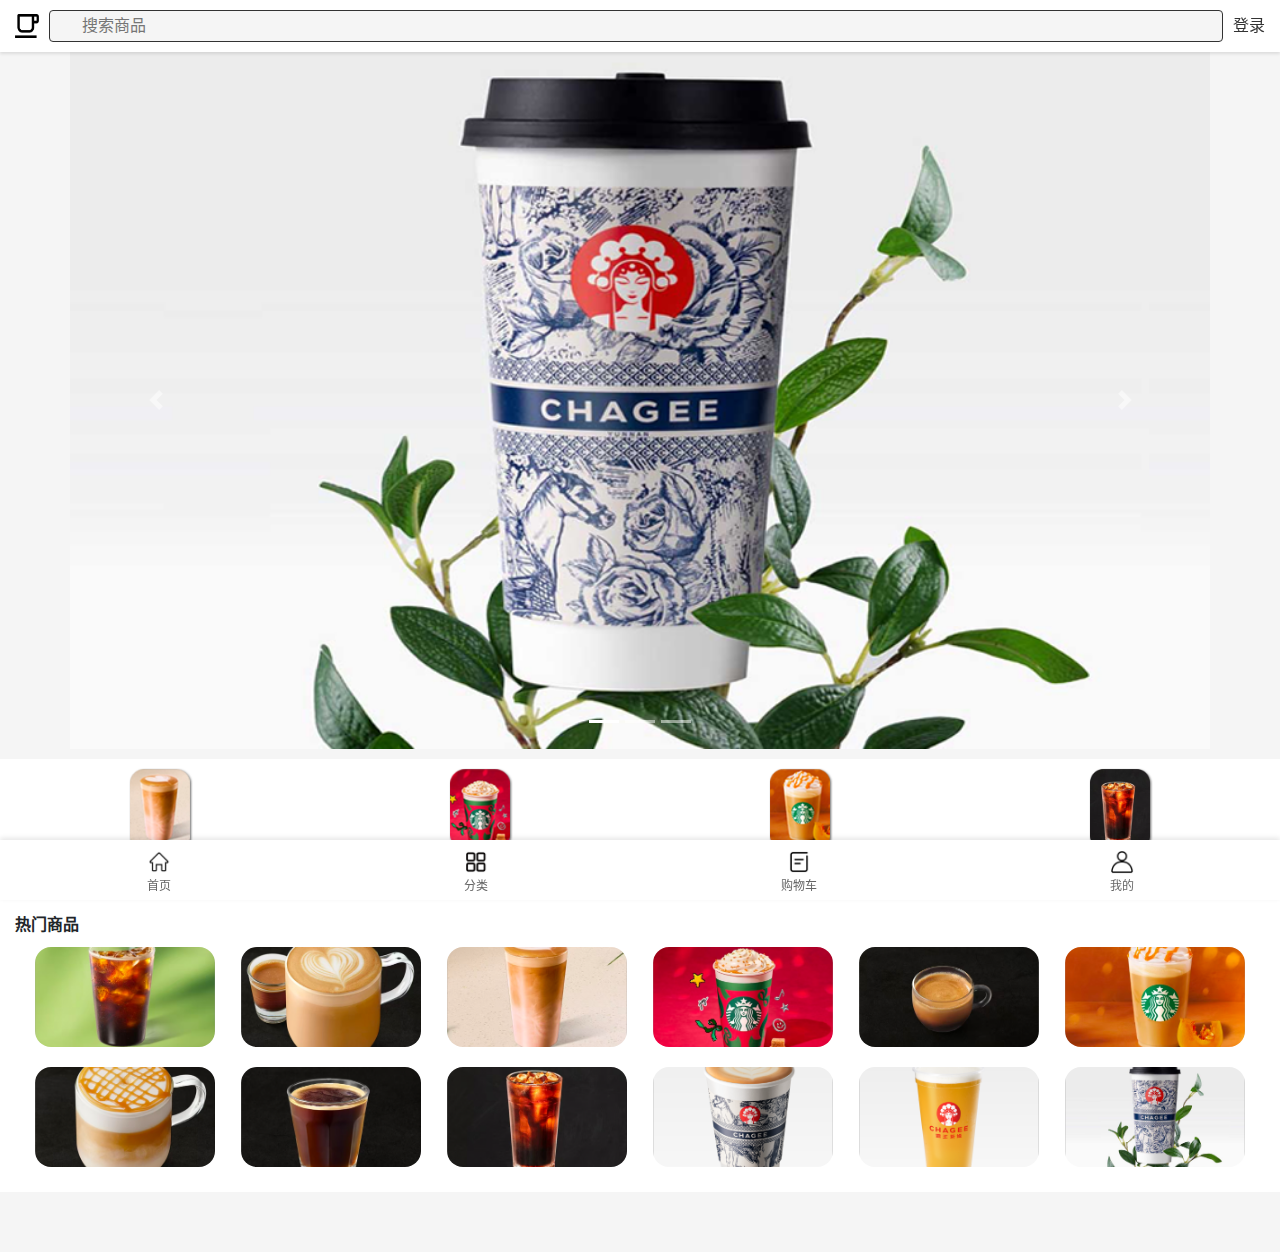
<file: index.html>
<!DOCTYPE html>
<html lang="zh-CN">
<head>
    <meta charset="UTF-8">
    <meta name="viewport" content="width=device-width, initial-scale=1.0">
    <title>饮品商城页面</title>
    <link rel="stylesheet" href="./bootstrap-4.6.2-dist/css/bootstrap.min.css">
    <link rel="stylesheet" href="css/index.css">
</head>
<body>
    <!-- 顶部导航栏 -->
    <div class="header">    
        <img src="icons/cafe.png" alt="logo" class="logo">
        <input type="text" placeholder="搜索商品" class="search-input">
        <a href="login.html" class="login-btn">登录</a>
    </div>

    <!-- 主图区域-->
    <div id="carouselExample" class="container carousel slide p-0" data-ride="carousel" data-interval="2000">
        <!-- 轮播指示器 -->
        <ol class="carousel-indicators">
            <li data-target="#carouselExample" data-slide-to="0" class="active"></li>
            <li data-target="#carouselExample" data-slide-to="1"></li>
            <li data-target="#carouselExample" data-slide-to="2"></li>
        </ol>
        <!-- 轮播内容 -->
        <div class="carousel-inner">
            <div class="carousel-item active">
                <picture>
                    <source srcset="./images/index/lunbo_1.png" media="(max-width:320px)">
                    <img src="images/lunbo1.png" class="d-block w-100" alt="轮播1">
                </picture>
            </div>
            <div class="carousel-item">
                <picture>
                    <source srcset="./images/index/lunbo_2.png" media="(max-width:320px)">
                    <img src="images/lunbo2.png" class="d-block w-100" alt="轮播2">
                </picture>
            </div>
            <div class="carousel-item">
                <picture>
                    <source srcset="./images/index/lunbo_3.png" media="(max-width:320px)">
                    <img src="images/lunbo3.png" class="d-block w-100" alt="轮播3">
                </picture>
            </div>
        </div>
        <!-- 轮播控制按钮 -->
        <a class="carousel-control-prev" href="#carouselExample" role="button" data-slide="prev">
            <span class="carousel-control-prev-icon" aria-hidden="true"></span>
            <span class="sr-only">上一张</span>
        </a>
        <a class="carousel-control-next" href="#carouselExample" role="button" data-slide="next">
            <span class="carousel-control-next-icon" aria-hidden="true"></span>
            <span class="sr-only">下一张</span>
        </a>
    </div>

    <!-- 分类导航 -->
    <div class="category-nav">
        <div class="category-item">
            <img src="images/remen.png" alt="热门推荐">
            <p>热门推荐</p>
        </div>
        <div class="category-item">
            <img src="images/xinpin.png" alt="新品上市">
            <p>新品上市</p>
        </div>
        <div class="category-item">
            <img src="images/jijie.png" alt="季节限定">
            <p>季节限定</p>
        </div>
        <div class="category-item">
            <img src="images/tejia.png" alt="特价拼团">
            <p>特价拼团</p>
        </div>
    </div>

    <!-- 热门商品 -->
    <div class="hot-goods">
        <div class="hot-title">热门商品</div>
        <div class="goods-list">
            <div class="goods-item">
                <img src="images/a.png" alt="商品1">
            </div>
            <div class="goods-item">
                <img src="images/b.png" alt="商品2">
            </div>
            <div class="goods-item">
                <img src="images/c.png" alt="商品3">
            </div>
            <div class="goods-item">
                <img src="images/d.png" alt="商品4">
            </div>
            <div class="goods-item">
                <img src="images/e.png" alt="商品5">
            </div>
            <div class="goods-item">
                <img src="images/f.png" alt="商品6">
            </div>
            <div class="goods-item">
                <img src="images/g.png" alt="商品7">
            </div>
            <div class="goods-item">
                <img src="images/h.png" alt="商品8">
            </div>
            <div class="goods-item">
                <img src="images/i.png" alt="商品9">
            </div>
            <div class="goods-item">
                <img src="images/j.png" alt="商品10">
            </div>
            <div class="goods-item">
                <img src="images/k.png" alt="商品11">
            </div>
            <div class="goods-item">
                <img src="images/l.png" alt="商品12">
            </div>
        </div>
    </div>

    <!-- 底部导航 -->
    <div class="footer-nav">
        <a href="index.html" class="footer-item">
            <img src="icons/index.png" alt="首页">
            <p>首页</p>
        </a>
        <a href="category.html" class="footer-item">
            <img src="icons/category.png" alt="分类">
            <p>分类</p>
        </a>
        <a href="cart.html" class="footer-item">
            <img src="icons/cart.png" alt="购物车">
            <p>购物车</p>
        </a>
        <a href="login.html" class="footer-item">
            <img src="icons/my.png" alt="我的">
            <p>我的</p>
        </a>
    </div>

    <!-- 本地Bootstrap依赖的JS（先jQuery，再Bootstrap） -->
    <script src="./bootstrap-4.6.2-dist/js/jquery-3.6.0.js"></script>
    <script src="./bootstrap-4.6.2-dist/js/bootstrap.min.js"></script>
</body>
</html>
</file>
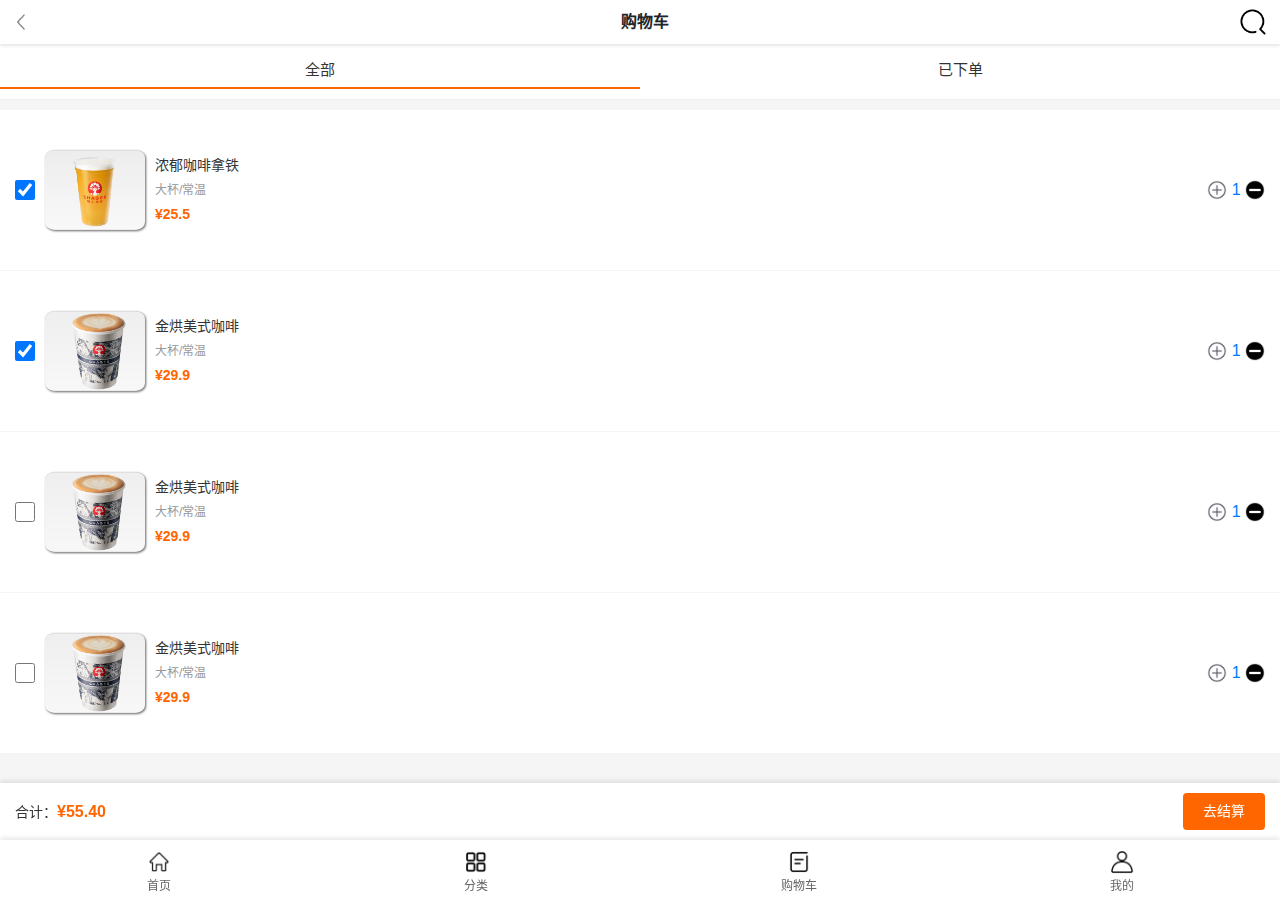
<file: cart.html>
<!DOCTYPE html>
<html lang="zh-CN">

<head>
  <meta charset="UTF-8">
  <meta name="viewport" content="width=device-width, initial-scale=1.0">
  <title>购物车页面</title>
  <link rel="stylesheet" type="text/css" href="./bootstrap-4.6.2-dist/css/bootstrap.min.css">
    <link rel="stylesheet" href="css/index.css" />
    <script src="./bootstrap-4.6.2-dist/js/jquery-3.6.0.js"></script>
    <script src="./bootstrap-4.6.2-dist/js/bootstrap.min.js"></script>
    <link rel="stylesheet" type="text/css" href="css/cart.css">
</head>
<body>
  <!-- 顶部导航栏 -->
  <div class="header">
    <a href="#" class="back-btn" >
      <img class="back" src="icons/back.png">
    </a>
    <div class="title">购物车</div>
    <a href="#" class="search-btn">
      <img class="search" src="icons/search.png">
    </a>
  </div>

  <!-- 购物车标签栏 -->
  <div class="cart-tabs">
    <div class="cart-tab active">
      <a href="#" class="cart-state" href="#">
        全部
    </a>
    </div>
    <div class="cart-tab">
      <a href="#" class="cart-state" href="#">
        已下单
    </a>
    </div>
  </div>

  <!-- 购物车商品列表 -->
  <div class="cart-list">
    <!-- 商品1 -->
    <div class="cart-item">
      <input type="checkbox" class="check-box" checked>
      <img src="images/k.png" alt="浓郁咖啡拿铁">
      <div class="item-info">
        <div class="item-name">浓郁咖啡拿铁</div>
        <div class="item-spec">大杯/常温</div>
        <div class="item-price">¥25.5</div>
      </div>
      <div class="item-num">
        <a href="#" class="add-btn">
          <img src="icons/add.png">
        </a>
        <a href="#">0</a>
        <a href="#" class="minus-btn">
          <img src="icons/minus.png">
        </a>
      </div>
    </div>
    <!-- 商品2 -->
    <div class="cart-item">
      <input type="checkbox" class="check-box" checked>
      <img src="images/j.png" alt="金烘美式咖啡">
      <div class="item-info">
        <div class="item-name">金烘美式咖啡</div>
        <div class="item-spec">大杯/常温</div>
        <div class="item-price">¥29.9</div>
      </div>
      <div class="item-num">
        <a href="#" class="add-btn">
          <img src="icons/add.png">
        </a>
        <a href="#">0</a>
        <a href="#" class="minus-btn">
          <img src="icons/minus.png">
        </a>
      </div>
    </div>
    <!-- 商品3 -->
    <div class="cart-item">
      <input type="checkbox" class="check-box">
      <img src="images/j.png" alt="金烘美式咖啡">
      <div class="item-info">
        <div class="item-name">金烘美式咖啡</div>
        <div class="item-spec">大杯/常温</div>
        <div class="item-price">¥29.9</div>
      </div>
      <div class="item-num">
        <a href="#" class="add-btn">
          <img src="icons/add.png">
        </a>
        <a href="#">0</a>
        <a href="#" class="minus-btn">
          <img src="icons/minus.png">
        </a>
      </div>
    </div>
    <!-- 商品4 -->
    <div class="cart-item">
      <input type="checkbox" class="check-box">
      <img src="images/j.png" alt="金烘美式咖啡">
      <div class="item-info">
        <div class="item-name">金烘美式咖啡</div>
        <div class="item-spec">大杯/常温</div>
        <div class="item-price">¥29.9</div>
      </div>
      <div class="item-num">
        <a href="#" class="add-btn">
          <img src="icons/add.png">
        </a>
        <a href="#">0</a>
        <a href="#" class="minus-btn">
          <img src="icons/minus.png">
        </a>
      </div>
    </div>
  </div>


  <!-- 结算栏 -->
  <div class="cart-footer">
    <div class="total-price">合计：<span class="price">¥0.00</span></div>
    <button class="pay-btn" disabled>去结算</button>
  </div>

  <!-- 底部导航（保持不变） -->
  <div class="footer-nav">
        <a href="#" class="footer-item" onclick="location.href='index.html'">
            <img src="icons/index.png" alt="首页">
            <p>首页</p>
        </a>
        <a href="#" class="footer-item" onclick="location.href='category.html'">
            <img src="icons/category.png" alt="分类">
            <p>分类</p>
        </a>
        <a href="#" class="footer-item" onclick="location.href='cart.html'">
            <img src="icons/cart.png" alt="购物车">
            <p>购物车</p>
        </a>
        <a href="#" class="footer-item" onclick="location.href='login.html'">
            <img src="icons/my.png" alt="我的">
            <p>我的</p>
        </a>
    </div>
    <script src="js/cart.js"></script>
</body>

</html>
</file>
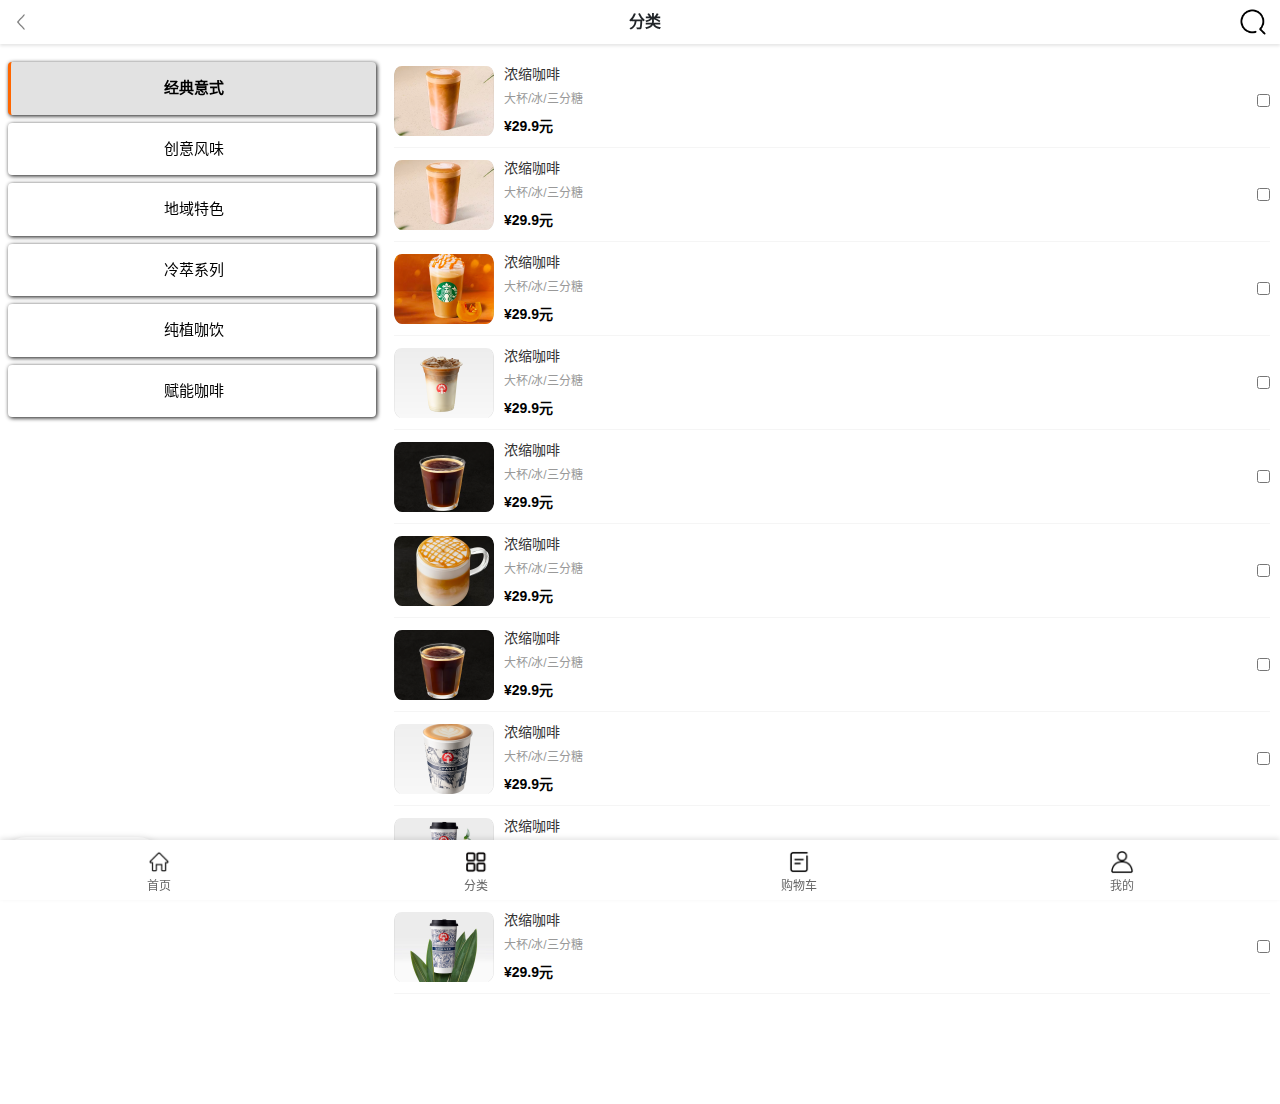
<file: category.html>
<!DOCTYPE html>
<html lang="zh-CN">

<head>
  <meta charset="UTF-8">
  <meta name="viewport" content="width=device-width, initial-scale=1.0, maximum-scale=1.0, user-scalable=no">
  <title>饮品商城-分类页面</title>
  <link rel="stylesheet" href="css/category.css" />
  <link rel="stylesheet" type="text/css" href="./bootstrap-4.6.2-dist/css/bootstrap.min.css">
  <script src="./bootstrap-4.6.2-dist/js/jquery-3.6.0.js"></script>
  <script src="./bootstrap-4.6.2-dist/js/bootstrap.min.js"></script>
  
</head>

</script>
<body>
  <!-- 顶部导航栏 -->
  <div class="header">
    <a href="#" class="back-btn">
      <img class="back" src="icons/back.png">
    </a>
    <div class="title">分类</div>
    <a href="#" class="search-btn">
      <img class="search" src="icons/search.png">
    </a>
  </div>

  <!-- 分类主体区域 -->
  <div class="category-container">
    <!-- 左侧分类列表 -->
    <div class="left-category">
      <div class="left-item active">
        <a class="nav-item" href="#">经典意式</a>
      </div>
      <div class="fenke"></div>
      <div class="left-item">
        <a class="nav-item" href="#">创意风味</a>
      </div>
      <div class="fenke"></div>
      <div class="left-item">
        <a class="nav-item" href="#">地域特色</a>
      </div>
      <div class="fenke"></div>
      <div class="left-item">
        <a class="nav-item" href="#">冷萃系列</a>
      </div>
      <div class="fenke"></div>
      <div class="left-item">
        <a class="nav-item" href="#">纯植咖饮</a>
      </div>
      <div class="fenke"></div>
      <div class="left-item">
        <a class="nav-item" href="#">赋能咖啡</a>
      </div>
    </div>
    <!-- 右侧商品列表 -->
    <div class="right-goods">
      <div class="goods-item">
        <img src="images/c.png" alt="浓缩咖啡">
        <div class="goods-info">
          <div class="goods-title">浓缩咖啡</div>
          <div class="goods-desc">大杯/冰/三分糖</div>
          <div class="goods-price">¥29.9元</div>
        </div>
        <input type="checkbox" class="goods-checkbox">
      </div>
      <div class="goods-item">
        <img src="images/c.png" alt="浓缩咖啡">
        <div class="goods-info">
          <div class="goods-title">浓缩咖啡</div>
          <div class="goods-desc">大杯/冰/三分糖</div>
          <div class="goods-price">¥29.9元</div>
        </div>
        <input type="checkbox" class="goods-checkbox">
      </div>
      <div class="goods-item">
        <img src="images/f.png" alt="浓缩咖啡">
        <div class="goods-info">
          <div class="goods-title">浓缩咖啡</div>
          <div class="goods-desc">大杯/冰/三分糖</div>
          <div class="goods-price">¥29.9元</div>
        </div>
        <input type="checkbox" class="goods-checkbox">
      </div>
      <div class="goods-item">
        <img src="images/n.png" alt="浓缩咖啡">
        <div class="goods-info">
          <div class="goods-title">浓缩咖啡</div>
          <div class="goods-desc">大杯/冰/三分糖</div>
          <div class="goods-price">¥29.9元</div>
        </div>
        <input type="checkbox" class="goods-checkbox">
      </div>
      <div class="goods-item">
        <img src="images/h.png" alt="浓缩咖啡">
        <div class="goods-info">
          <div class="goods-title">浓缩咖啡</div>
          <div class="goods-desc">大杯/冰/三分糖</div>
          <div class="goods-price">¥29.9元</div>
        </div>
        <input type="checkbox" class="goods-checkbox">
      </div>
      <div class="goods-item">
        <img src="images/g.png" alt="浓缩咖啡">
        <div class="goods-info">
          <div class="goods-title">浓缩咖啡</div>
          <div class="goods-desc">大杯/冰/三分糖</div>
          <div class="goods-price">¥29.9元</div>
        </div>
        <input type="checkbox" class="goods-checkbox">
      </div>
      <div class="goods-item">
        <img src="images/h.png" alt="浓缩咖啡">
        <div class="goods-info">
          <div class="goods-title">浓缩咖啡</div>
          <div class="goods-desc">大杯/冰/三分糖</div>
          <div class="goods-price">¥29.9元</div>
        </div>
        <input type="checkbox" class="goods-checkbox">
      </div>
      <div class="goods-item">
        <img src="images/j.png" alt="浓缩咖啡">
        <div class="goods-info">
          <div class="goods-title">浓缩咖啡</div>
          <div class="goods-desc">大杯/冰/三分糖</div>
          <div class="goods-price">¥29.9元</div>
        </div>
        <input type="checkbox" class="goods-checkbox">
      </div>
      <div class="goods-item">
        <img src="images/l.png" alt="浓缩咖啡">
        <div class="goods-info">
          <div class="goods-title">浓缩咖啡</div>
          <div class="goods-desc">大杯/冰/三分糖</div>
          <div class="goods-price">¥29.9元</div>
        </div>
        <input type="checkbox" class="goods-checkbox">
      </div>
      <div class="goods-item">
        <img src="images/m.png" alt="浓缩咖啡">
        <div class="goods-info">
          <div class="goods-title">浓缩咖啡</div>
          <div class="goods-desc">大杯/冰/三分糖</div>
          <div class="goods-price">¥29.9元</div>
        </div>
        <input type="checkbox" class="goods-checkbox">
      </div>
    </div>
  </div>
  <!-- 提交确定按钮（左下角，底部导航栏上方） -->
  <div class="submit-btn-container">
    <span class="count-text">件数：<span id="goods-count">0</span></span>
    <button class="confirm-btn">确定</button>
  </div>

  <!-- 底部导航栏（保持不变） -->
  <div class="footer-nav">
    <a href="#" class="footer-item" onclick="location.href='index.html'">
      <img src="icons/index.png" alt="首页">
      <p>首页</p>
    </a>
    <a href="#" class="footer-item" onclick="location.href='category.html'">
      <img src="icons/category.png" alt="分类">
      <p>分类</p>
    </a>
    <a href="#" class="footer-item" onclick="location.href='cart.html'">
      <img src="icons/cart.png" alt="购物车">
      <p>购物车</p>
    </a>
    <a href="#" class="footer-item" onclick="location.href='login.html'">
      <img src="icons/my.png" alt="我的">
      <p>我的</p>
    </a>
  </div>
  <script src="js\category.js"></script>
</body>
</html>
</file>
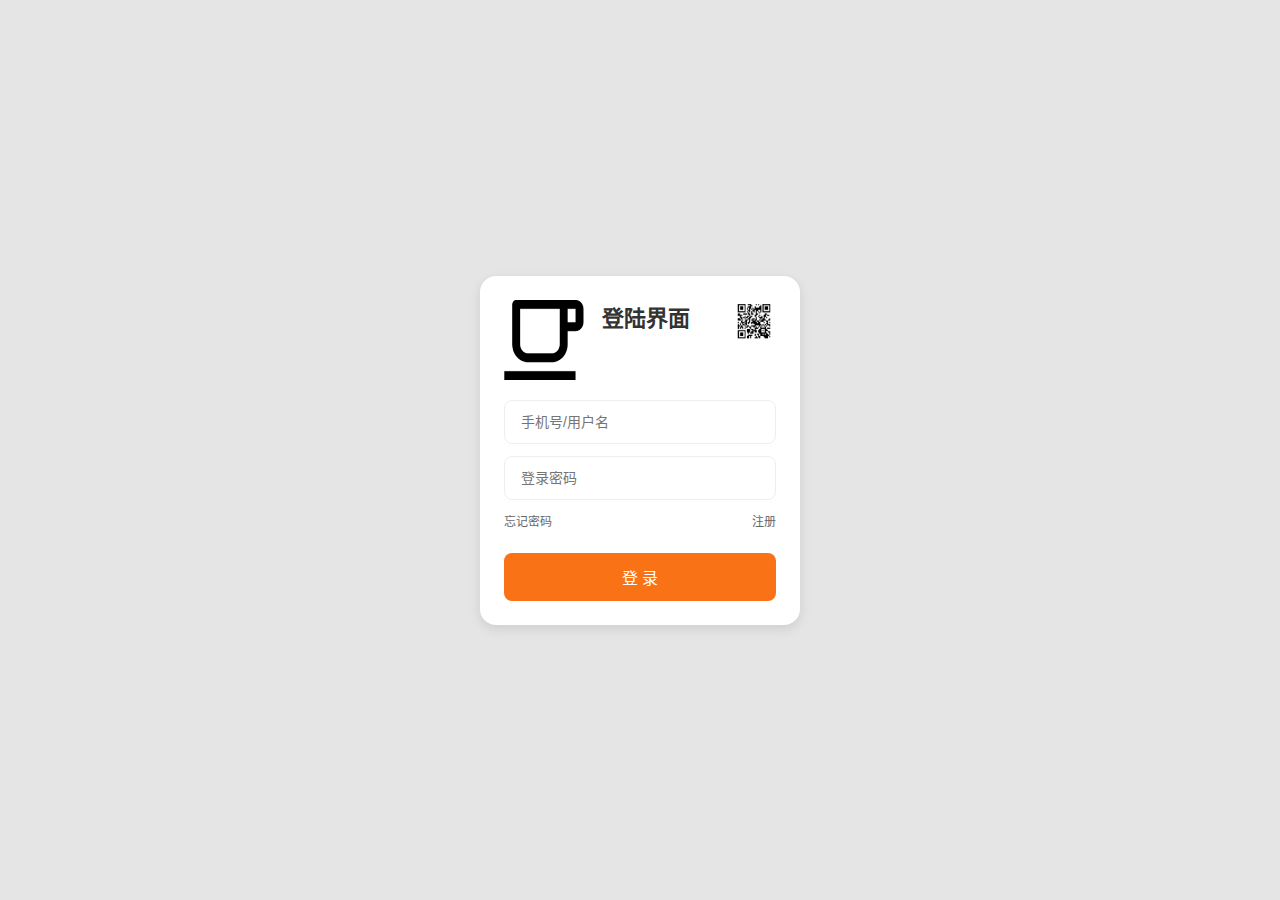
<file: login.html>
<!DOCTYPE html>
<html lang="zh-CN">

<head>
  <meta charset="UTF-8">
  <meta name="viewport" content="width=device-width, initial-scale=1.0">
  <title>登录界面</title>
  <!-- 引入CSS样式文件 -->
  <link rel="stylesheet" href="css/login.css">
</head>

<body>
  <!-- 登录容器 -->
  <div class="login-container">
    <!-- 头部：Logo + 标题 + 二维码 -->
    <div class="login-header">
      <!-- 替换为你的Logo图片 -->
      <img src="icons/cafe.png" alt="Logo" class="login-logo">
      <h2 class="login-title">登陆界面</h2>
      <!-- 替换为你的二维码图片 -->
      <img src="icons/ma.png" alt="二维码" class="login-qrcode">
    </div>

    <!-- 表单区域 -->
    <form class="login-form">
      <!-- 手机号/用户名输入框 -->
      <input type="text" class="login-input" placeholder="手机号/用户名">
      <!-- 密码输入框 -->
      <input type="password" class="login-input" placeholder="登录密码">
    </form>

    <!-- 辅助链接 -->
    <div class="login-links">
      <a href="#" class="link">忘记密码</a>
      <a href="#" class="link" onclick="location.href='register.html'">注册</a>
    </div>

    <!-- 登录按钮 -->
    <button class="login-btn">登 录</button>
  </div>
  <script src="js/login.js"></script>
</body>

</html>
</file>
<file: css/index.css>
* {
    margin: 0;
    padding: 0;
    box-sizing: border-box;
    font-family: "微软雅黑", sans-serif;
}

body {
    background-color: #f5f5f5;
    padding-bottom: 60px; /* 关键：大于等于底部导航栏的高度 */
}

/* 顶部导航栏 */
.header {
    display: flex;
    align-items: center;
    padding: 10px 15px;
    background-color: #fff;
    /* 核心：粘性定位，滚动时固定在顶部 */
    position: sticky;
    top: 0;
    /* 层级设置，确保header在最上层，不被其他元素遮挡 */
    z-index: 999;
    /* 可选：添加阴影，提升悬浮视觉效果 */
    box-shadow: 0 2px 3px rgba(0, 0, 0, 0.1);
}

.header .logo {
    width: 24px;
    height: 24px;
    margin-right: 10px;
}
.header .search-input {
    flex: 1;
    height: 32px;
    left: 0%;
    border: 1px solid #333;
    background-color: #f5f5f5;
    border-radius: 4px;
    padding: 0 8px 0 32px;
}
.header .login-btn {
    margin-left: 10px;
    color: #333;
    text-decoration: none;
}

/* 主图区域 */


/* 分类导航 */
.category-nav {
    display: flex;
    justify-content: space-around;
    background-color: #fff;
    padding: 10px 0;
    margin-top: 10px;
}

.category-item {
    text-align: center;
}

.category-item img {
    width: 60px;
    height: 80px;
    border-radius: 8px;
    margin-bottom: 5px;
    filter: drop-shadow(1px 1px 1px #666);
}

.category-item p {
    font-size: 12px;
    color: #666;
}

/* 热门商品区域 */
.hot-goods {
    margin-top: 10px;
    background-color: #fff;
    padding: 15px;
    /* 关键：限制最大宽度，让区域在大屏上不会过宽，同时水平居中 */
    max-width: 100%; /* 大屏最大宽度，可根据需求调整 */
    margin: 0 auto; /* 水平居中 */
}

.hot-title {
    font-size: 16px;
    font-weight: bold;
    margin-bottom: 10px;
}

.goods-list {
    display: flex;
    flex: 1;
    flex-wrap: wrap;
    gap: 10px;
    justify-content: center;
}

.goods-item {
    width: calc(50% - 7.5px); /* 50%宽度 - 一半的gap间距（15px/2=7.5px），完美两列 */
    margin-bottom: 10px;
    cursor: pointer;
    transition: transform 0.2s;
    /* 让商品图片在项内居中 */
    display: flex;
    justify-content: center;
    align-items: center;
}

.goods-item img {
    width: 100%; /* 图片自适应商品项宽度 */
    max-width: 180px; /* 限制图片最大宽度，避免大屏上过大 */
    height: 100px;
    border-radius: 16px;
    object-fit: cover; /* 保持图片比例，裁剪多余部分 */
    

}
 @media (min-width: 1200px) {
        .goods-item {
            width: calc(16.666% - 12.5px); /* 六列布局：1/6宽度 - 5/6的gap间距 */
        }
    }

/* 商品项hover缩放效果（可选，提升交互） */
.goods-item:hover {
    transform: scale(1.03);
}
/* 底部导航栏 */
.footer-nav {
    position: fixed;
    bottom: 0;
    left: 0;
    right: 0;
    display: flex;
    justify-content: space-around;
    background-color: #fff;
    padding: 10px 0;
    box-shadow: 0 -2px 5px rgba(0, 0, 0, 0.1);
    height: 60px; /* 显式设置高度，便于对应padding-bottom */
}

.footer-item {
    text-align: center;
    text-decoration: none;
    color: #666;
}

.footer-item img {
    width: 24px;
    height: 24px;
    margin-bottom: 3px;
    transition: color 0.3s;
}

.footer-item p {
    font-size: 12px;
}
.footer-item:hover {
  color: #f60;
}
</file>
<file: css/cart.css>
* {
  margin: 0;
  padding: 0;
  box-sizing: border-box;
  font-family: "微软雅黑", sans-serif;
}

body {
  background-color: #f5f5f5;
  padding-bottom: 60px;
  /* 避免底部导航遮挡 */
}

/* 顶部导航栏 */
.header {
  display: flex;
  align-items: center;
  padding: 10px 15px;
  background-color: #fff;
  box-shadow: 0 2px 3px rgba(0, 0, 0, 0.1);
  position: sticky;
  top: 0;
  z-index: 999;/* 大于998确保层级高于分类，避免被遮挡 */
}

.header .back-btn {
  width: 24px;
  height: 24px;
  margin-right: 10px;
  display: flex;
  align-items: center;
  justify-content: center;
  text-decoration: none;
  color: #333;
}

.header .back-btn>img {
  overflow: content-box;
  width: 20px;
  height: 20px;
}

.header .title {
  flex: 1;
  text-align: center;
  font-size: 16px;
  font-weight: bold;
}

.header .search-btn {
  width: 24px;
  height: 24px;
  display: flex;
  align-items: center;
  justify-content: center;
  text-decoration: none;
  color: #333;
}

.header .search-btn>img {
  width: 30px;
  height: 30px;
}

/* 购物车标签栏 */
.cart-tabs {
  display: flex;
  background-color: #fff;
  padding: 10px 0;
  border-bottom: 1px solid #eee;
  position: sticky; /* 粘性定位 */
  top: 44px; /* 顶部距离 = 顶部导航栏的高度（根据实际导航栏高度调整，比如导航栏高44px） */
  z-index: 998; /* 确保层级高于商品列表，避免被遮挡 */
}

.cart-tab {
  flex: 1;
  text-align: center;
  font-size: 15px;
  padding: 5px 0;
}
.cart-tab.active{
  border-bottom: 2px solid #f60 ;
}
.cart-tab>a{
  color: #333;
}

/* 购物车商品列表 */
.cart-list {
  background-color: #fff;
  margin-top: 10px;
  margin-bottom: 70px;
}

.cart-item {
  display: flex;
  align-items: center;
  padding: 10px 15px;
  border-bottom: 1px solid #f5f5f5;
}

.cart-item .check-box {
  width: 20px;
  height: 20px;
  margin-right: 10px;
}

.cart-item>img {
  width: 100px;
  height: 80px;
  border-radius: 8px;
  object-fit: cover;
  margin-right: 10px;
  filter: drop-shadow(1px 1px 1px #666);

}

.cart-item .item-info {
  flex: 1;
}

.item-name {
  font-size: 14px;
  color: #333;
  margin-bottom: 5px;
}

.item-spec {
  font-size: 12px;
  color: #999;
  margin-bottom: 5px;
}

.item-price {
  font-size: 14px;
  color: #f60;
  font-weight: bold;
}

.add-btn {
  width: 100px;
  height: 121px;
  text-align: center;
  line-height: 140px;
}

.add-btn>img {
  width: 20px;
  height: 20px;
}

.minus-btn {
  width: 100px;
  height: 121px;
  text-align: center;
  line-height: 140px;
}

.minus-btn>img {
  width: 20px;
  height: 20px;
}



/* 结算栏 */
.cart-footer {
  position: fixed;
  bottom: 60px;
  /* 底部导航高度 */
  left: 0;
  right: 0;
  display: flex;
  align-items: center;
  background-color: #fff;
  padding: 10px 15px;
  box-shadow: 0 -2px 5px rgba(0, 0, 0, 0.05);
    box-shadow: 0 -2px 5px rgba(0, 0, 0, 0.1);

}

.total-price {
  flex: 1;
  font-size: 14px;
  color: #333;
}

.total-price .price {
  color: #f60;
  font-weight: bold;
  font-size: 16px;
}

.pay-btn {
  background-color: #f60;
  color: #fff;
  border: none;
  padding: 8px 20px;
  border-radius: 4px;
  font-size: 14px;
  cursor: pointer;
}

.pay-btn:disabled {
  background-color: #ccc;
  cursor: not-allowed;
}

/* 底部导航栏（保持不变） */
.footer-nav {
    position: fixed;
    bottom: 0;
    left: 0;
    right: 0;
    display: flex;
    justify-content: space-around;
    background-color: #fff;
    padding: 10px 0;
    box-shadow: 0 -2px 5px rgba(0, 0, 0, 0.1);
    height: 60px; /* 显式设置高度，便于对应padding-bottom */
}

.footer-item {
    text-align: center;
    text-decoration: none;
    color: #666;
}

.footer-item img {
    width: 24px;
    height: 24px;
    margin-bottom: 3px;
    transition: color 0.3s;
}

.footer-item p {
    font-size: 12px;
}

.footer-item:hover {
  color: #f60;
}
</file>
<file: css/category.css>
* {
  margin: 0;
  padding: 0;
  box-sizing: border-box;
  font-family: "微软雅黑", "Microsoft YaHei", sans-serif;
}

body {
  background-color: #f5f5f5;
  padding-bottom: 60px;
  /* 为底部导航留空间 */
}

/* 顶部导航栏 */
.header {
  display: flex;
  align-items: center;
  padding: 10px 15px;
  background-color: #fff;
  box-shadow: 0 2px 3px rgba(0, 0, 0, 0.1);
  position: sticky;
  top: 0;
  z-index: 999;
}

.header .back-btn {
  width: 24px;
  height: 24px;
  margin-right: 10px;
  display: flex;
  align-items: center;
  justify-content: center;
  text-decoration: none;
  color: #333;
}

.header .back-btn>img {
  overflow: content-box;
  width: 20px;
  height: 20px;
}

.header .title {
  flex: 1;
  font-size: 16px;
  font-weight: bold;
  text-align: center;
}

.header .search-btn {
  width: 24px;
  height: 24px;
  display: flex;
  align-items: center;
  justify-content: center;
  text-decoration: none;
  color: #333;
}

.header .search-btn>img {
  width: 30px;
  height: 30px;
}

/* 分类容器 */
.category-container {
  display: flex;
  min-height: calc(100vh - 120px);
}

/* 左侧分类列表 */
.left-category {
  width: 30%;
  background-color: #ffffff;
  padding: 8px;
  /* 新增固定悬浮样式 */
  position: fixed; /* 固定定位，脱离文档流悬浮 */
  top: 54px; /* 距离顶部=顶部导航栏高度（匹配header的实际高度） */
  bottom: 120px; /* 距离底部，避免重叠 */
  left: 0; /* 贴左侧，保留原有布局位置 */
  overflow-y: auto; /* 分类过多时可滚动，防止内容溢出 */
}

.left-item {
  padding: 15px 8px;
  text-align: center;
  font-size: 15px;
  color: #666;
  border-left: 3px solid transparent;
  background-color: #ffffff;
  filter: drop-shadow(1px 1px 2px #111);
  border-radius: 4px;

}
.left-item.active {
  background-color: #e2e2e2;
  color: #333;
  border-left-color: #f60;
  font-weight: bold;
}
.left-item>a {
  text-decoration: none;
  color: #000000;
}
.fenke {
  height: 8px;
}





/* 提交按钮容器：固定定位（不随滚动）+ 基础样式 */
.submit-btn-container {
  position: fixed; /* 固定定位，相对于视口，不随页面滚动 */
  bottom: 10px; /* 距离底部10px
  left: 5px; /* 靠左，留少量间距 */
  display: flex;
  align-items: center;
  background-color: #fff;
  padding: 10px 20px;
  border-radius: 30px; /* 圆角优化 */
  box-shadow: 0 2px 8px rgba(0, 0, 0, 0.15); /* 基础阴影，初始悬浮感 */
  z-index: 998; /* 层级：低于头部导航，高于商品列表 */
  transition: all 0.3s ease; /* 过渡动画，让悬浮效果更丝滑 */
}
/*展示动画*/
.submit-btn-container.show {
  bottom: 60px; /* 显示在底部导航栏上方（距离底部70px，留10px间距） */
  opacity: 1; /* 恢复不透明 */
  pointer-events: auto; /* 恢复交互 */
}

/* 容器悬浮效果：鼠标移上时加深阴影+轻微缩放，强化悬浮感 */
.submit-btn-container:hover {
  box-shadow: 0 4px 15px rgba(0, 0, 0, 0.2); /* 加深阴影 */
  transform: translateY(-2px); /* 轻微上移，增强悬浮视觉 */
}

/* 件数文本样式 */
.count-text {
  font-size: 14px;
  color: #333;
  margin-right: 10px;
}

/* 确定按钮样式 */
.confirm-btn {
  background-color: #f60;
  color: #fff;
  border: none;
  padding: 6px 18px;
  border-radius: 15px;
  cursor: pointer;/*当鼠标指针移动到设置了该属性的元素上时，鼠标光标会从默认的箭头形状（default） 变成手型（指针形状）*/
  font-size: 14px;
  transition: background-color 0.3s; /* 按钮背景过渡 */
}

/* 确定按钮悬浮效果 */
.confirm-btn:hover {
  background-color: #e55a00; /* 深色系，增强交互 */
}









/* 右侧商品列表 */
.right-goods {
  width: 75%;
  background-color: #fff;
  padding: 10px;
  margin-bottom: 40px;
  /* 核心新增：左侧间距=左侧导航栏的宽度，让商品区往右移动 */
  margin-left: 30%;
}

.goods-item {
  display: flex;
  align-items: center;
  padding: 10px 0;
  border-bottom: 1px solid #f5f5f5;
}

.goods-item img {
  width: 100px;
  height: 70px;
  border-radius: 8px;
  object-fit: cover;
  margin-right: 10px;
  background-color: #ffffff;
}

.goods-info {
  flex: 1;
}

.goods-title {
  font-size: 14px;
  color: #333;
  margin-bottom: 5px;
}

.goods-desc {
  font-size: 12px;
  color: #999;
  margin-bottom: 8px;
}

.goods-price {
  font-size: 14px;
  color: rgb(0, 0, 0);
  font-weight: bold;
}

/* 底部导航栏（保持不变） */
.footer-nav {
    position: fixed;
    bottom: 0;
    left: 0;
    right: 0;
    display: flex;
    justify-content: space-around;
    background-color: #fff;
    padding: 10px 0;
    box-shadow: 0 -2px 5px rgba(0, 0, 0, 0.1);
    height: 60px; /* 显式设置高度，便于对应padding-bottom */
    z-index: 999;
}

.footer-item {
    text-align: center;
    text-decoration: none;
    color: #666;
}

.footer-item img {
    width: 24px;
    height: 24px;
    margin-bottom: 3px;
    transition: color 0.3s;
}

.footer-item p {
    font-size: 12px;
}
.footer-item:hover {
  color: #f60;
}
</file>
<file: css/login.css>
* {
    margin: 0;
    padding: 0;
    box-sizing: border-box;
    font-family: "微软雅黑", Roboto, sans-serif;
}

/* 页面背景 */
body {
    background-color: #e5e5e5;
    display: flex;
    justify-content: center;
    align-items: center;
    min-height: 100vh;
}

/* 登录容器（主体框架） */
.login-container {
    width: 320px;
    background-color: #fff;
    border-radius: 16px;
    padding: 24px;
    box-shadow: 0 4px 12px rgba(0, 0, 0, 0.1);
    position: relative;
}

/* 头部区域：Logo + 标题 + 二维码 */
.login-header {
    display: flex;
    margin-bottom: 20px;
}

.login-logo {
    width: 80px;
    height: 80px;
    margin-right: 8px;
}
.login-title {
    font-size: 22px;
    font-weight: 600;
    color: #333;
    margin-left: 10px;
}
.login-qrcode {
    width: 43px;
    height: 43px;
    margin-left: auto;
    /* 右对齐 */
}

/* 表单输入框 */
.login-form {
    position: relative;
}

.login-input {
    width: 100%;
    height: 44px;
    border: 1px solid #eee;
    border-radius: 8px;
    padding: 0 16px;
    margin-bottom: 12px;
    font-size: 14px;
    color: #333;
    outline: none;
    transition: border-color 0.2s;
}

.login-input:focus {
    border-color: #f59e0b;
    /* 聚焦时边框色（可自定义） */
}


/* 辅助链接（忘记密码/注册） */
.login-links {
    display: flex;
    justify-content: space-between;
    margin-bottom: 24px;
}

.link {
    font-size: 12px;
    color: #666;
    text-decoration: none;
}

.link:hover {
    color: #f59e0b;
}

/* 登录按钮 */
.login-btn {
    width: 100%;
    height: 48px;
    background-color: #f97316;
    /* 橙色按钮，与示例一致 */
    border: none;
    border-radius: 8px;
    font-size: 16px;
    font-weight: 500;
    color: #fff;
    cursor: pointer;
    transition: background-color 0.2s;
}

.login-btn:hover {
    background-color: #ea580c;
    /*  hover时加深颜色 */
}
</file>
